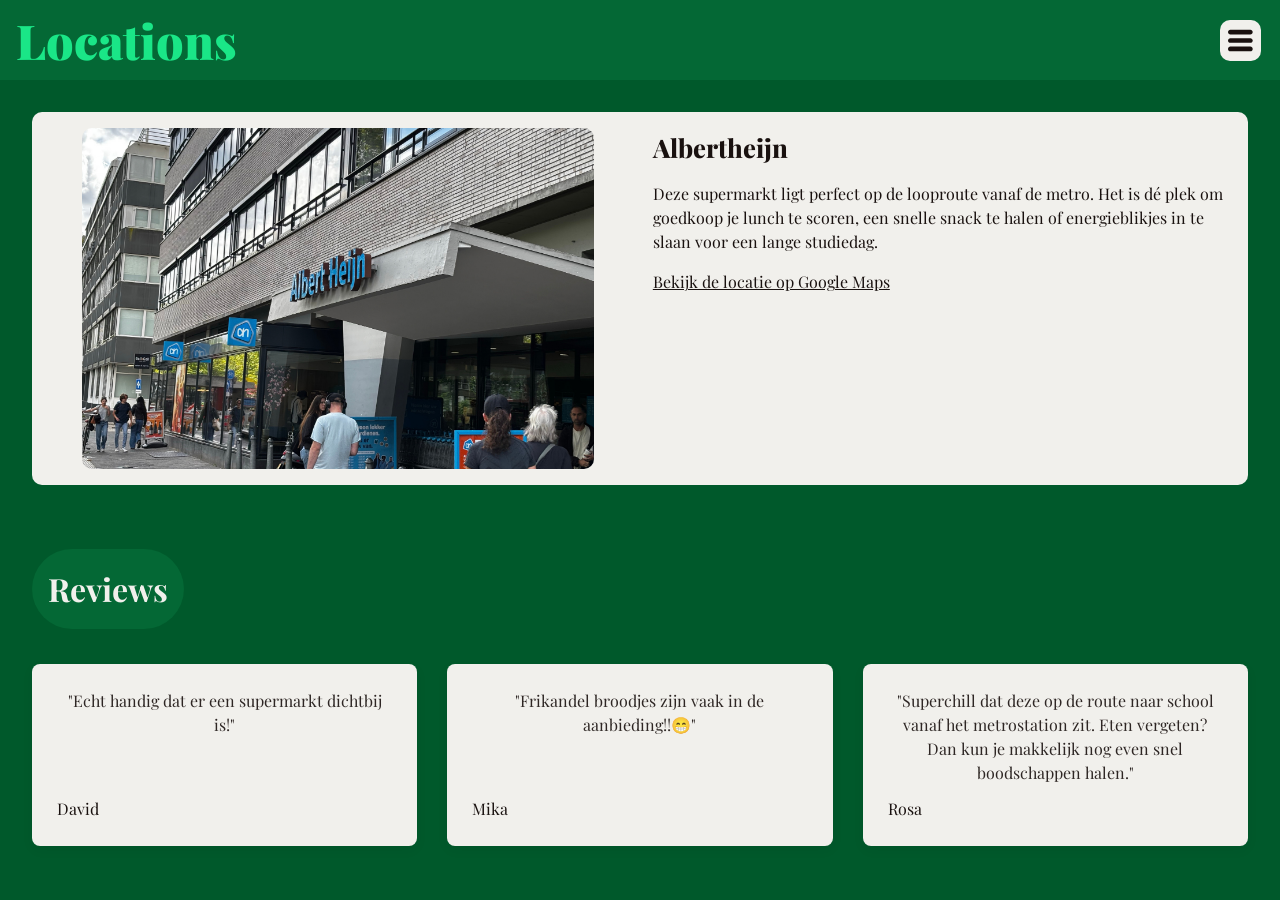
<file: ah-location.html>
<!DOCTYPE html>
<html lang="en">

<head>
    <meta charset="UTF-8">
    <meta name="viewport" content="width=device-width, initial-scale=1.0">
    <title>Albert Heijn</title>
    <link rel="stylesheet" href="styles/style.css">
    <link rel="stylesheet" href="styles/location-page.css">
    <link rel="stylesheet" href="styles/nav.css">
</head>

<body>

    <header>
        <h1 class="location-title-exception">Locations</h1>
        <!-- NAVIGATION -->
        <nav>
            <button popovertarget="navigation" aria-label="Toggle navigation menu">
                <img src="./assets/svg/nav-icon.svg" alt="Nav Icon" width="25" height="25">
            </button>
            <ul popover id="navigation">
                <li>
                    <a href="index.html">Home</a>
                </li>
                <li>
                    <a href="#profile-cards">Profile Cards</a>
                </li>
                <li>
                    <a href="#locations">Locations</a>
                </li>
            </ul>
        </nav>
        <!-- END NAVIGATION -->
    </header>

    <!-- HOOFDINHOUD (DE FIGMA LAYOUT) -->
    <main>

        <!-- BOVENSTE BLOK: HERO / FEATURE VAN DE LOCATIE -->
        <section class="top-section">

            <img class="locatie-afbeelding" src="assets/Albert Heijn .png" alt="Locatie afbeelding">

            <div class="tekst-blok">
                <h2>Albertheijn</h2>
                <p>Deze supermarkt ligt perfect op de looproute vanaf de metro. Het is dé plek om goedkoop je lunch te
                    scoren, een snelle snack te halen of energieblikjes in te slaan voor een lange studiedag.</p>
                <p>
                    <a href="https://www.google.com/maps/place/Albert+Heijn/@52.3556988,4.908161,17z/data=!3m2!4b1!5s0x47c6099b367b079f:0xce7f6eb2ef28efad!4m6!3m5!1s0x47c6099b37ab1919:0x817dfa59e26ea787!8m2!3d52.3556988!4d4.9107359!16s%2Fg%2F11b6d2cwdz?entry=ttu&g_ep=EgoyMDI2MDkxNC4wIKXMDSoASAFQAw%3D%3D"
                        target="_blank" rel="noopener noreferrer">
                        Bekijk de locatie op Google Maps
                    </a>
                </p>
            </div>

        </section>


        <!-- ONDERSTE BLOK: REVIEWS VOOR DEZE LOCATIE -->
        <section class="review-section">
            <div class="review-section-wrapper">
                <h2>Reviews</h2>
                <ul class="reviews-ul">
                    <!-- REVIEW KAART 1 -->
                    <li>

                        <cite>"Echt handig dat er een supermarkt dichtbij is!"</cite>
                        <p>David</p>
                    </li>

                    <!-- REVIEW KAART 2 -->
                    <li>

                        <cite>"Frikandel broodjes zijn vaak in de aanbieding!!😁"</cite>
                        <p>Mika</p>
                    </li>

                    <!-- REVIEW KAART 3 -->
                    <li>

                        <cite>"Superchill dat deze op de route naar school vanaf het metrostation zit. Eten vergeten?
                            Dan kun je makkelijk nog even snel boodschappen halen."</cite>
                        <p>Rosa</p>
                    </li>
                </ul>
            </div>
        </section>

    </main>

</body>

</html>
</file>
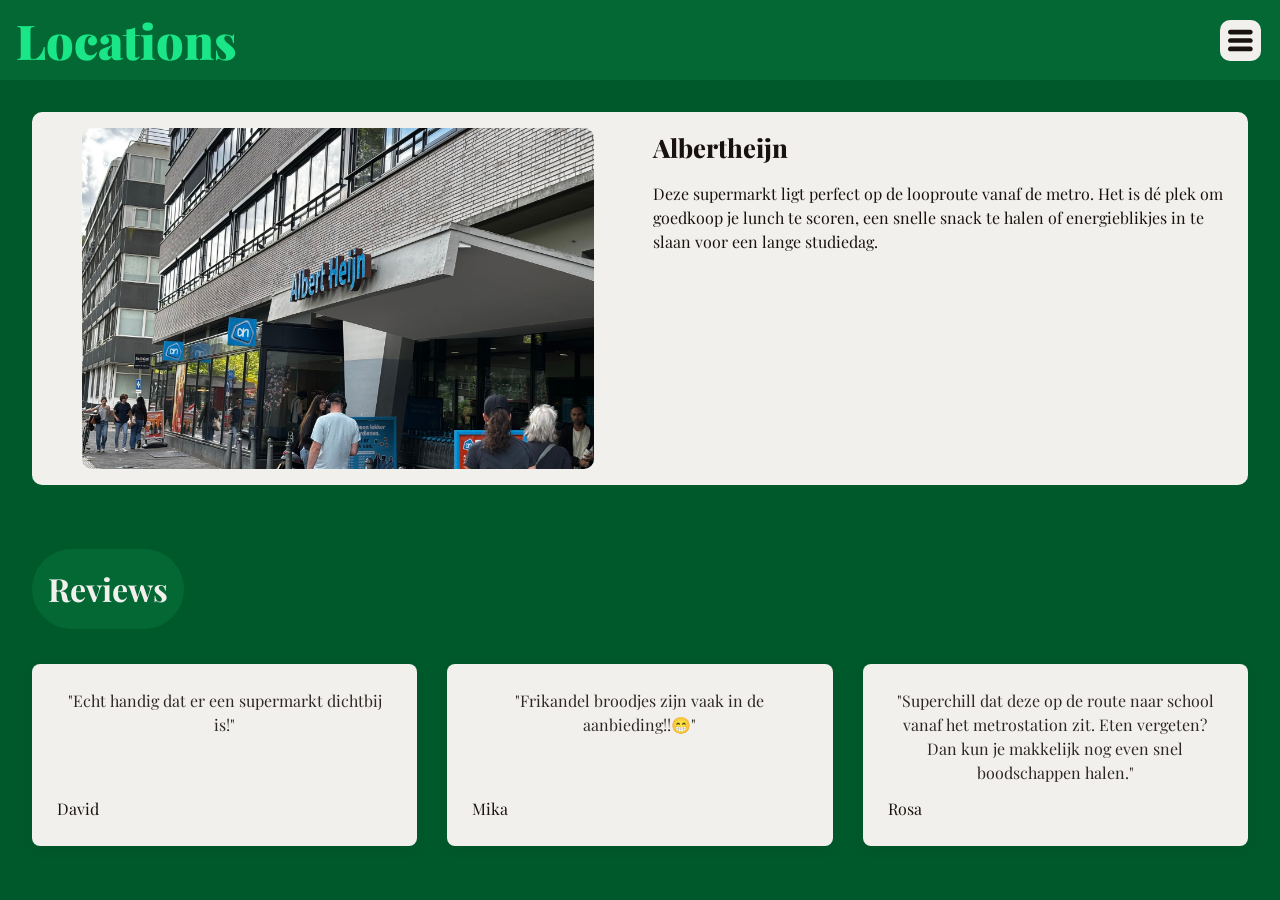
<file: albertheijn-location.html>
<!DOCTYPE html>
<html lang="en">
<head>
    <meta charset="UTF-8">
    <meta name="viewport" content="width=device-width, initial-scale=1.0">
    <title>Template Location</title>
    <link rel="stylesheet" href="styles/style.css">
    <link rel="stylesheet" href="styles/location-page.css">
    <link rel="stylesheet" href="styles/nav.css">
</head>
<body>

    <header>
        <h1 class="location-title-exception">Locations</h1>
        <!-- NAVIGATION -->
        <nav>
            <button popovertarget="navigation" aria-label="Toggle navigation menu">
                <img src="./assets/svg/nav-icon.svg" alt="Nav Icon" width="25" height="25">
            </button>
            <ul popover id="navigation">
                <li>
                    <a href="index.html">Home</a>
                </li>
                <li>
                    <a href="#profile-cards">Profile Cards</a>
                </li>
                <li>
                    <a href="#locations">Locations</a>
                </li>
            </ul>
        </nav>
        <!-- END NAVIGATION -->
    </header>

    <!-- HOOFDINHOUD (DE FIGMA LAYOUT) -->
    <main>

        <!-- BOVENSTE BLOK: HERO / FEATURE VAN DE LOCATIE -->
<section class="top-section">
    
    <img class="locatie-afbeelding" src="assets/Albert Heijn .png" alt="Locatie afbeelding">
    
    <div class="tekst-blok">
        <h2>Albertheijn</h2>
        <p>Deze supermarkt ligt perfect op de looproute vanaf de metro. Het is dé plek om goedkoop je lunch te scoren, een snelle snack te halen of energieblikjes in te slaan voor een lange studiedag.</p>
    </div>

</section>


        <!-- ONDERSTE BLOK: REVIEWS VOOR DEZE LOCATIE -->
        <section class="review-section">
            <div class="review-section-wrapper">
        <h2>Reviews</h2>
           <ul class="reviews-ul">
            <!-- REVIEW KAART 1 -->
            <li>

                <cite>"Echt handig dat er een supermarkt dichtbij is!"</cite>
                <p>David</p>
            </li>

            <!-- REVIEW KAART 2 -->
            <li>
                
                <cite>"Frikandel broodjes zijn vaak in de aanbieding!!😁"</cite>
                <p>Mika</p>
            </li>

            <!-- REVIEW KAART 3 -->
            <li>
               
                <cite>"Superchill dat deze op de route naar school vanaf het metrostation zit. Eten vergeten? Dan kun je makkelijk nog even snel boodschappen halen."</cite>
                <p>Rosa</p>
            </li>
           </ul>
           </div>
        </section>

    </main>

</body>
</html>
</file>
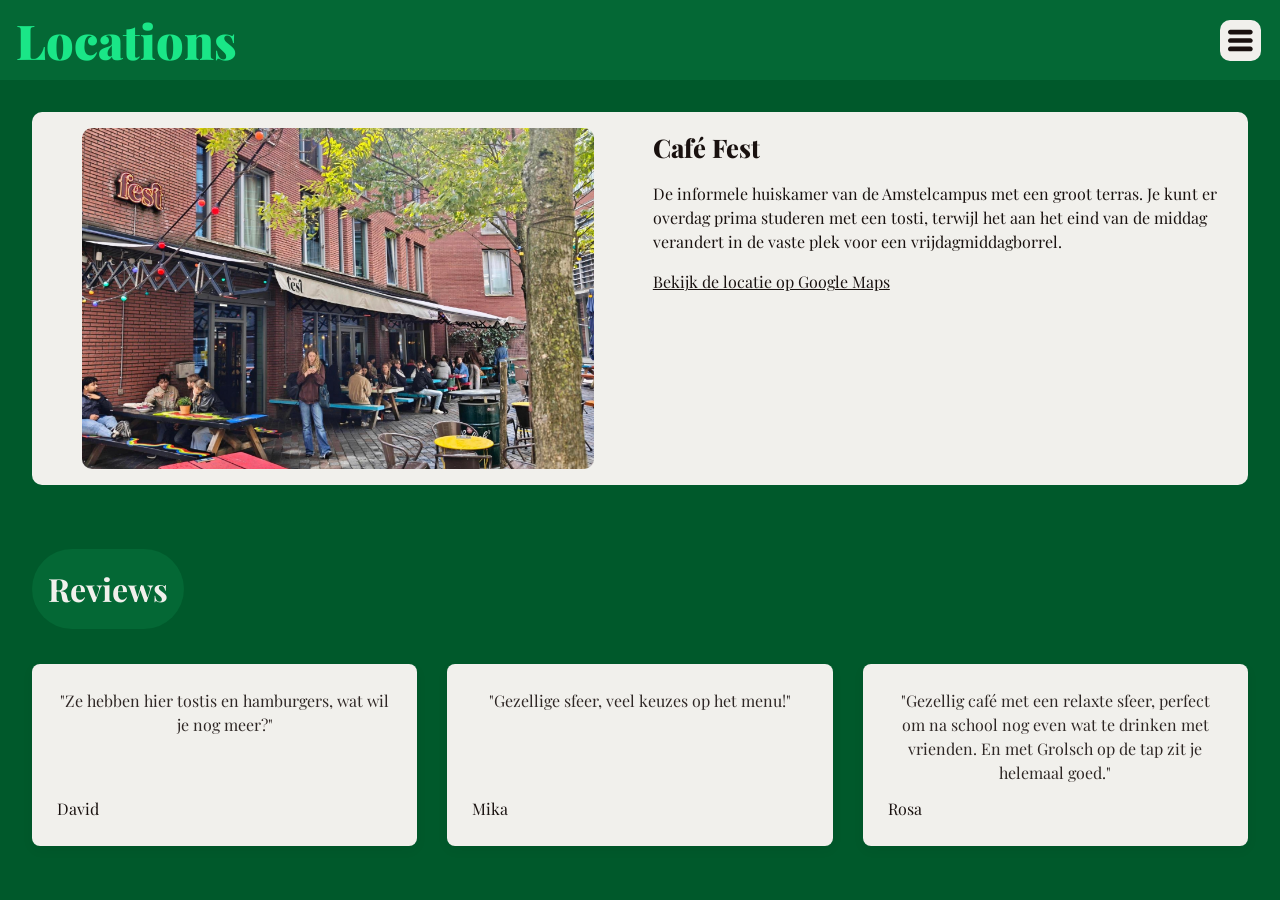
<file: cafefest-location.html>
<!DOCTYPE html>
<html lang="en">

<head>
    <meta charset="UTF-8">
    <meta name="viewport" content="width=device-width, initial-scale=1.0">
    <title>Café Fest</title>
    <link rel="stylesheet" href="styles/style.css">
    <link rel="stylesheet" href="styles/location-page.css">
    <link rel="stylesheet" href="styles/nav.css">
</head>

<body>

    <header>
        <h1 class="location-title-exception">Locations</h1>
        <!-- NAVIGATION -->
        <nav>
            <button popovertarget="navigation" aria-label="Toggle navigation menu">
                <img src="./assets/svg/nav-icon.svg" alt="Nav Icon" width="25" height="25">
            </button>
            <ul popover id="navigation">
                <li>
                    <a href="index.html">Home</a>
                </li>
                <li>
                    <a href="#profile-cards">Profile Cards</a>
                </li>
                <li>
                    <a href="#locations">Locations</a>
                </li>
            </ul>
        </nav>
        <!-- END NAVIGATION -->
    </header>

    <!-- HOOFDINHOUD (DE FIGMA LAYOUT) -->
    <main>

        <!-- BOVENSTE BLOK: HERO / FEATURE VAN DE LOCATIE -->
        <section class="top-section">

            <img class="locatie-afbeelding" src="assets/cafe-fest.png" alt="Locatie afbeelding">

            <div class="tekst-blok">
                <h2>Café Fest</h2>

                <p>De informele huiskamer van de Amstelcampus met een groot terras. Je kunt er overdag prima studeren
                    met een tosti, terwijl het aan het eind van de middag verandert in de vaste plek voor een
                    vrijdagmiddagborrel.</p>
                <p>
                    <a href="https://www.google.com/maps/place/Café+Fest/@52.3596343,4.9078852,17z/data=!3m1!4b1!4m6!3m5!1s0x47c6099bcde41c27:0x29d6a8e49428aef3!8m2!3d52.3596343!4d4.9104601!16s%2Fg%2F11bwy_y20n?entry=ttu&g_ep=EgoyMDI2MDkxNC4wIKXMDSoASAFQAw%3D%3D"
                        target="_blank" rel="noopener noreferrer">
                        Bekijk de locatie op Google Maps
                    </a>
                </p>
            </div>

        </section>


        <!-- ONDERSTE BLOK: REVIEWS VOOR DEZE LOCATIE -->
        <section class="review-section">
            <div class="review-section-wrapper">
                <h2>Reviews</h2>
                <ul class="reviews-ul">
                    <!-- REVIEW KAART 1 -->
                    <li>

                        <cite>"Ze hebben hier tostis en hamburgers, wat wil je nog meer?"</cite>
                        <p>David</p>
                    </li>

                    <!-- REVIEW KAART 2 -->
                    <li>

                        <cite>"Gezellige sfeer, veel keuzes op het menu!"</cite>
                        <p>Mika</p>
                    </li>

                    <!-- REVIEW KAART 3 -->
                    <li>

                        <cite>"Gezellig café met een relaxte sfeer, perfect om na school nog even wat te drinken met
                            vrienden. En met Grolsch op de tap zit je helemaal goed."</cite>
                        <p>Rosa</p>
                    </li>
                </ul>
            </div>
        </section>

    </main>

</body>

</html>
</file>
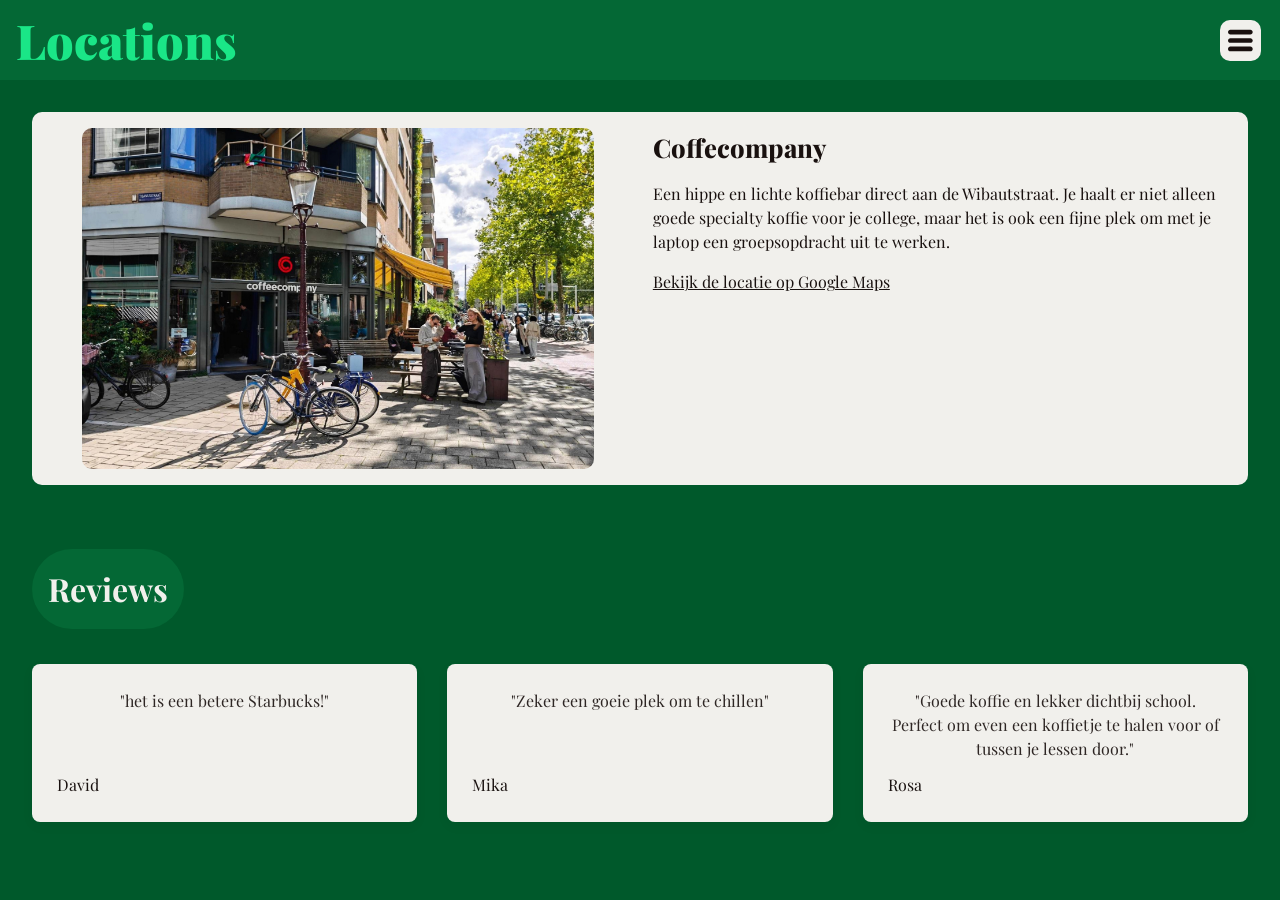
<file: coffecomp-location.html>
<!DOCTYPE html>
<html lang="en">

<head>
    <meta charset="UTF-8">
    <meta name="viewport" content="width=device-width, initial-scale=1.0">
    <title>Coffeecompany</title>
    <link rel="stylesheet" href="styles/style.css">
    <link rel="stylesheet" href="styles/location-page.css">
    <link rel="stylesheet" href="styles/nav.css">
</head>

<body>

    <header>
        <h1 class="location-title-exception">Locations</h1>
        <!-- NAVIGATION -->
        <nav>
            <button popovertarget="navigation" aria-label="Toggle navigation menu">
                <img src="./assets/svg/nav-icon.svg" alt="Nav Icon" width="25" height="25">
            </button>
            <ul popover id="navigation">
                <li>
                    <a href="index.html">Home</a>
                </li>
                <li>
                    <a href="#profile-cards">Profile Cards</a>
                </li>
                <li>
                    <a href="#locations">Locations</a>
                </li>
            </ul>
        </nav>
        <!-- END NAVIGATION -->
    </header>

    <!-- HOOFDINHOUD (DE FIGMA LAYOUT) -->
    <main>

        <!-- BOVENSTE BLOK: HERO / FEATURE VAN DE LOCATIE -->
        <section class="top-section">

            <img class="locatie-afbeelding" src="assets/Coffeecompany.png" alt="Locatie afbeelding">

            <div class="tekst-blok">
                <h2>Coffecompany</h2>
                <p>Een hippe en lichte koffiebar direct aan de Wibautstraat. Je haalt er niet alleen goede specialty
                    koffie voor je college, maar het is ook een fijne plek om met je laptop een groepsopdracht uit te
                    werken.</p>
                <p>
                    <a href="https://www.google.com/maps/place/coffeecompany/@52.3580213,4.9077575,17z/data=!3m2!4b1!5s0x47c6099b9e155bc3:0xe13915fec37d0477!4m6!3m5!1s0x47c6099baa027989:0x53b9d46f6e9fb26c!8m2!3d52.3580213!4d4.9103324!16s%2Fg%2F11b5wmjtmj?entry=ttu&g_ep=EgoyMDI2MDkxNC4wIKXMDSoASAFQAw%3D%3D"
                        target="_blank" rel="noopener noreferrer">
                        Bekijk de locatie op Google Maps
                    </a>
                </p>
            </div>

        </section>


        <!-- ONDERSTE BLOK: REVIEWS VOOR DEZE LOCATIE -->
        <section class="review-section">
            <div class="review-section-wrapper">
                <h2>Reviews</h2>
                <ul class="reviews-ul">
                    <!-- REVIEW KAART 1 -->
                    <li>

                        <cite>"het is een betere Starbucks!"</cite>
                        <p>David</p>
                    </li>

                    <!-- REVIEW KAART 2 -->
                    <li>

                        <cite>"Zeker een goeie plek om te chillen"</cite>
                        <p>Mika</p>
                    </li>

                    <!-- REVIEW KAART 3 -->
                    <li>

                        <cite>"Goede koffie en lekker dichtbij school. Perfect om even een koffietje te halen voor of
                            tussen je lessen door."</cite>
                        <p>Rosa</p>
                    </li>
                </ul>
            </div>
        </section>

    </main>

</body>

</html>
</file>
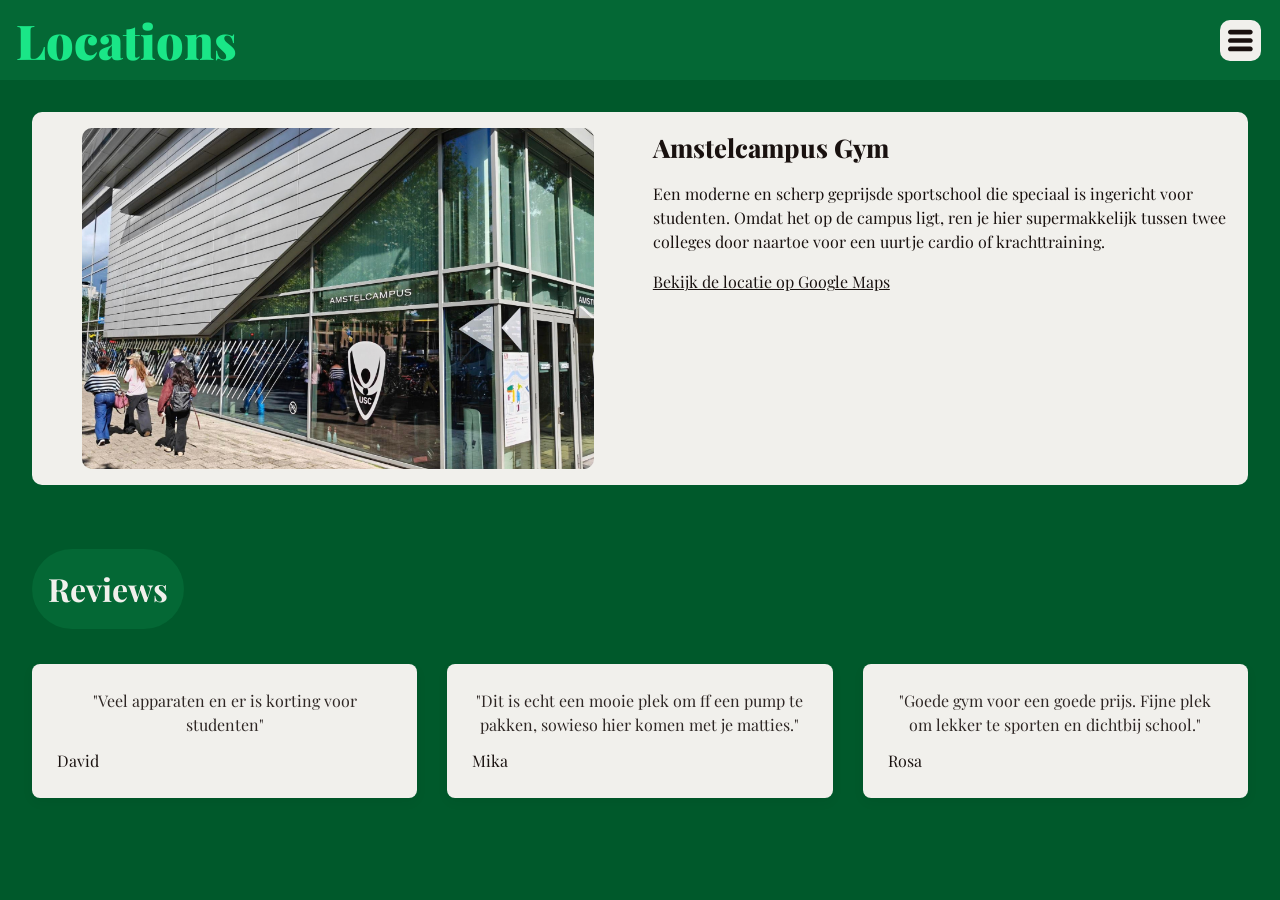
<file: gym-location.html>
<!DOCTYPE html>
<html lang="en">

<head>
    <meta charset="UTF-8">
    <meta name="viewport" content="width=device-width, initial-scale=1.0">
    <title>Student gym</title>
    <link rel="stylesheet" href="styles/style.css">
    <link rel="stylesheet" href="styles/location-page.css">
    <link rel="stylesheet" href="styles/nav.css">
</head>

<body>

    <header>
        <h1 class="location-title-exception">Locations</h1>
        <!-- NAVIGATION -->
        <nav>
            <button popovertarget="navigation" aria-label="Toggle navigation menu">
                <img src="./assets/svg/nav-icon.svg" alt="Nav Icon" width="25" height="25">
            </button>
            <ul popover id="navigation">
                <li>
                    <a href="index.html">Home</a>
                </li>
                <li>
                    <a href="#profile-cards">Profile Cards</a>
                </li>
                <li>
                    <a href="#locations">Locations</a>
                </li>
            </ul>
        </nav>
        <!-- END NAVIGATION -->
    </header>

    <!-- HOOFDINHOUD (DE FIGMA LAYOUT) -->
    <main>

        <!-- BOVENSTE BLOK: HERO / FEATURE VAN DE LOCATIE -->
        <section class="top-section">

            <img class="locatie-afbeelding" src="assets/Student gym.png" alt="Locatie afbeelding">

            <div class="tekst-blok">
                <h2>Amstelcampus Gym</h2>
                <p>Een moderne en scherp geprijsde sportschool die speciaal is ingericht voor studenten. Omdat het op de
                    campus ligt, ren je hier supermakkelijk tussen twee colleges door naartoe voor een uurtje cardio of
                    krachttraining.</p>
                <p>
                    <a href="https://www.google.com/maps/place/USC+Amstelcampus+student+gym/@52.3584636,4.9074567,16z/data=!3m1!4b1!4m6!3m5!1s0x47c6099c0bb3010f:0x1eeb60e6d8124c6d!8m2!3d52.3584636!4d4.9100316!16s%2Fg%2F1ptyqzp47?entry=ttu&g_ep=EgoyMDI2MDkxNC4wIKXMDSoASAFQAw%3D%3D"
                        target="_blank" rel="noopener noreferrer">
                        Bekijk de locatie op Google Maps
                    </a>
                </p>
            </div>

        </section>


        <!-- ONDERSTE BLOK: REVIEWS VOOR DEZE LOCATIE -->
        <section class="review-section">
            <div class="review-section-wrapper">
                <h2>Reviews</h2>
                <ul class="reviews-ul">
                    <!-- REVIEW KAART 1 -->
                    <li>

                        <cite>"Veel apparaten en er is korting voor studenten"</cite>
                        <p>David</p>
                    </li>

                    <!-- REVIEW KAART 2 -->
                    <li>

                        <cite>"Dit is echt een mooie plek om ff een pump te pakken, sowieso hier komen met je
                            matties."</cite>
                        <p>Mika</p>
                    </li>

                    <!-- REVIEW KAART 3 -->
                    <li>

                        <cite>"Goede gym voor een goede prijs. Fijne plek om lekker te sporten en dichtbij
                            school."</cite>
                        <p>Rosa</p>
                    </li>
                </ul>
            </div>
        </section>

    </main>

</body>

</html>
</file>
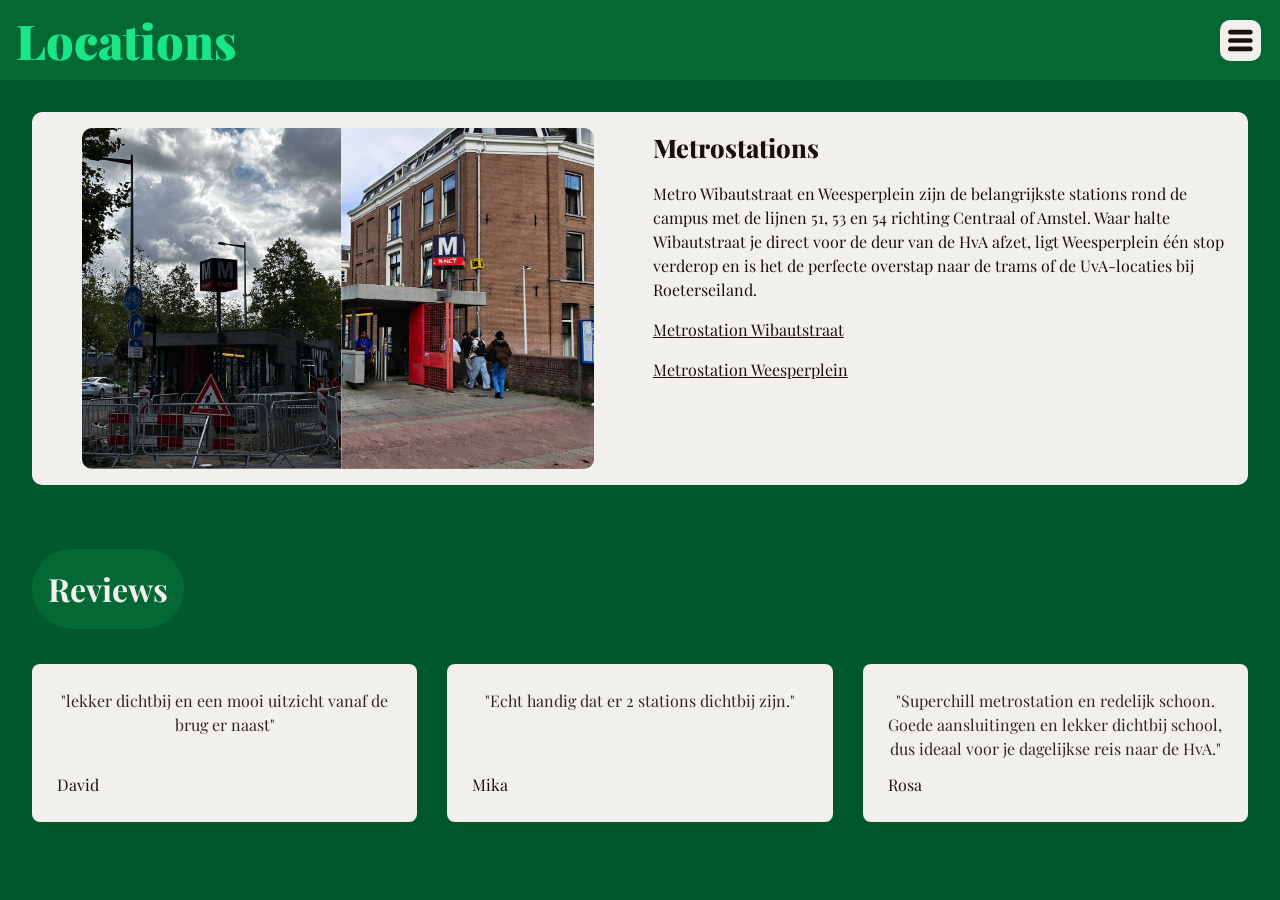
<file: metro-location.html>
<!DOCTYPE html>
<html lang="en">

<head>
    <meta charset="UTF-8">
    <meta name="viewport" content="width=device-width, initial-scale=1.0">
    <title>Metro stations</title>
    <link rel="stylesheet" href="styles/style.css">
    <link rel="stylesheet" href="styles/location-page.css">
    <link rel="stylesheet" href="styles/nav.css">
</head>

<body>

    <header>
        <h1 class="location-title-exception">Locations</h1>
        <!-- NAVIGATION -->
        <nav>
            <button popovertarget="navigation" aria-label="Toggle navigation menu">
                <img src="./assets/svg/nav-icon.svg" alt="Nav Icon" width="25" height="25">
            </button>
            <ul popover id="navigation">
                <li>
                    <a href="index.html">Home</a>
                </li>
                <li>
                    <a href="#profile-cards">Profile Cards</a>
                </li>
                <li>
                    <a href="#locations">Locations</a>
                </li>
            </ul>
        </nav>
        <!-- END NAVIGATION -->
    </header>

    <!-- HOOFDINHOUD (DE FIGMA LAYOUT) -->
    <main>

        <!-- BOVENSTE BLOK: HERO / FEATURE VAN DE LOCATIE -->
        <section class="top-section">

            <img class="locatie-afbeelding" src="assets/Metro stations.png" alt="Locatie afbeelding">

            <div class="tekst-blok">
                <h2>Metrostations</h2>
                <p>Metro Wibautstraat en Weesperplein zijn de belangrijkste stations rond de campus met de lijnen 51, 53
                    en 54 richting Centraal of Amstel. Waar halte Wibautstraat je direct voor de deur van de HvA afzet,
                    ligt Weesperplein één stop verderop en is het de perfecte overstap naar de trams of de UvA-locaties
                    bij Roeterseiland.</p>
                <p>
                    <a href="https://www.google.com/maps/place/Wibautstraat/@52.3559873,4.9109327,16.54z/data=!4m6!3m5!1s0x47c6099b4962f497:0x88a14879591abe9e!8m2!3d52.3556203!4d4.9110981!16s%2Fg%2F1hm603jnm?entry=ttu&g_ep=EgoyMDI2MDkxNC4wIKXMDSoASAFQAw%3D%3D"
                        target="_blank" rel="noopener noreferrer">
                        Metrostation Wibautstraat
                    </a>
                </p>
                <p>
                    <a href="https://www.google.com/maps/place/Weesperplein/@52.3607142,4.908086,18z/data=!4m6!3m5!1s0x47c60999f0d8d95d:0x85d4b139f5f8357a!8m2!3d52.36121!4d4.90795!16s%2Fg%2F1hm1y1hp4?entry=ttu&g_ep=EgoyMDI2MDkxNC4wIKXMDSoASAFQAw%3D%3D"
                        target="_blank" rel="noopener noreferrer">
                        Metrostation Weesperplein
                    </a>
                </p>
            </div>

        </section>


        <!-- ONDERSTE BLOK: REVIEWS VOOR DEZE LOCATIE -->
        <section class="review-section">
            <div class="review-section-wrapper">
                <h2>Reviews</h2>
                <ul class="reviews-ul">
                    <!-- REVIEW KAART 1 -->
                    <li>

                        <cite>"lekker dichtbij en een mooi uitzicht vanaf de brug er naast"</cite>
                        <p>David</p>
                    </li>

                    <!-- REVIEW KAART 2 -->
                    <li>

                        <cite>"Echt handig dat er 2 stations dichtbij zijn."</cite>
                        <p>Mika</p>
                    </li>

                    <!-- REVIEW KAART 3 -->
                    <li>

                        <cite>"Superchill metrostation en redelijk schoon. Goede aansluitingen en lekker dichtbij
                            school, dus ideaal voor je dagelijkse reis naar de HvA."</cite>
                        <p>Rosa</p>
                    </li>
                </ul>
            </div>
        </section>

    </main>

</body>

</html>
</file>
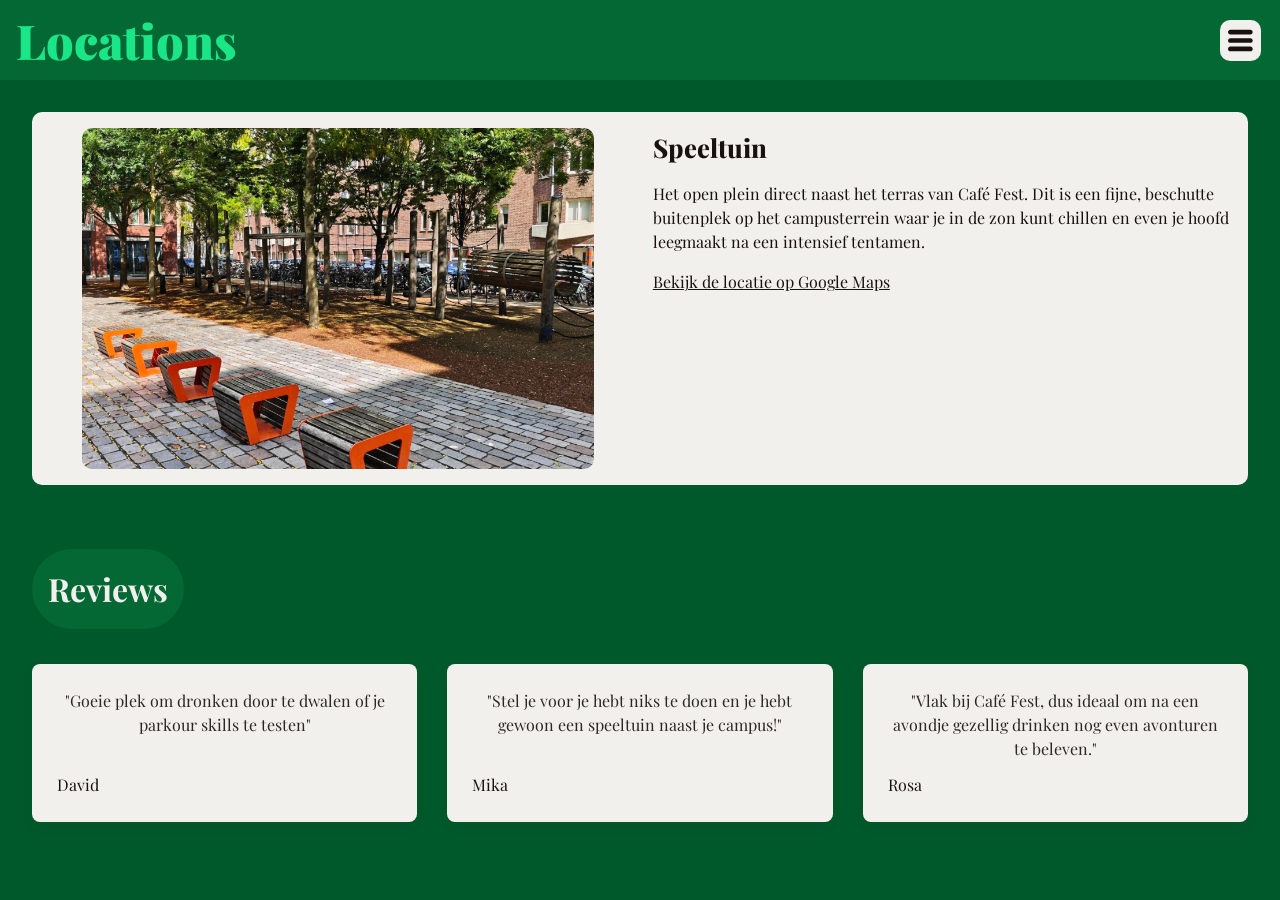
<file: speeltuin-location.html>
<!DOCTYPE html>
<html lang="en">

<head>
    <meta charset="UTF-8">
    <meta name="viewport" content="width=device-width, initial-scale=1.0">
    <title>Speeltuin</title>
    <link rel="stylesheet" href="styles/style.css">
    <link rel="stylesheet" href="styles/location-page.css">
    <link rel="stylesheet" href="styles/nav.css">
</head>

<body>

    <header>
        <h1 class="location-title-exception">Locations</h1>
        <!-- NAVIGATION -->
        <nav>
            <button popovertarget="navigation" aria-label="Toggle navigation menu">
                <img src="./assets/svg/nav-icon.svg" alt="Nav Icon" width="25" height="25">
            </button>
            <ul popover id="navigation">
                <li>
                    <a href="index.html">Home</a>
                </li>
                <li>
                    <a href="#profile-cards">Profile Cards</a>
                </li>
                <li>
                    <a href="#locations">Locations</a>
                </li>
            </ul>
        </nav>
        <!-- END NAVIGATION -->
    </header>

    <!-- HOOFDINHOUD (DE FIGMA LAYOUT) -->
    <main>

        <!-- BOVENSTE BLOK: HERO / FEATURE VAN DE LOCATIE -->
        <section class="top-section">

            <img class="locatie-afbeelding" src="assets/Speeltuintje.png" alt="Locatie afbeelding">

            <div class="tekst-blok">
                <h2>Speeltuin</h2>
                <p>Het open plein direct naast het terras van Café Fest. Dit is een fijne, beschutte buitenplek op het
                    campusterrein waar je in de zon kunt chillen en even je hoofd leegmaakt na een intensief tentamen.
                </p>
                <p>
                    <a href="https://www.google.com/maps/@52.3593042,4.9101542,19.35z?entry=ttu&g_ep=EgoyMDI2MDkxNC4wIKXMDSoASAFQAw%3D%3D"
                        target="_blank" rel="noopener noreferrer">
                        Bekijk de locatie op Google Maps
                    </a>
                </p>
            </div>

        </section>


        <!-- ONDERSTE BLOK: REVIEWS VOOR DEZE LOCATIE -->
        <section class="review-section">
            <div class="review-section-wrapper">
                <h2>Reviews</h2>
                <ul class="reviews-ul">
                    <!-- REVIEW KAART 1 -->
                    <li>

                        <cite>"Goeie plek om dronken door te dwalen of je parkour skills te testen"</cite>
                        <p>David</p>
                    </li>

                    <!-- REVIEW KAART 2 -->
                    <li>

                        <cite>"Stel je voor je hebt niks te doen en je hebt gewoon een speeltuin naast je
                            campus!"</cite>
                        <p>Mika</p>
                    </li>

                    <!-- REVIEW KAART 3 -->
                    <li>

                        <cite>"Vlak bij Café Fest, dus ideaal om na een avondje gezellig drinken nog even avonturen te
                            beleven."</cite>
                        <p>Rosa</p>
                    </li>
                </ul>
            </div>
        </section>

    </main>

</body>

</html>
</file>
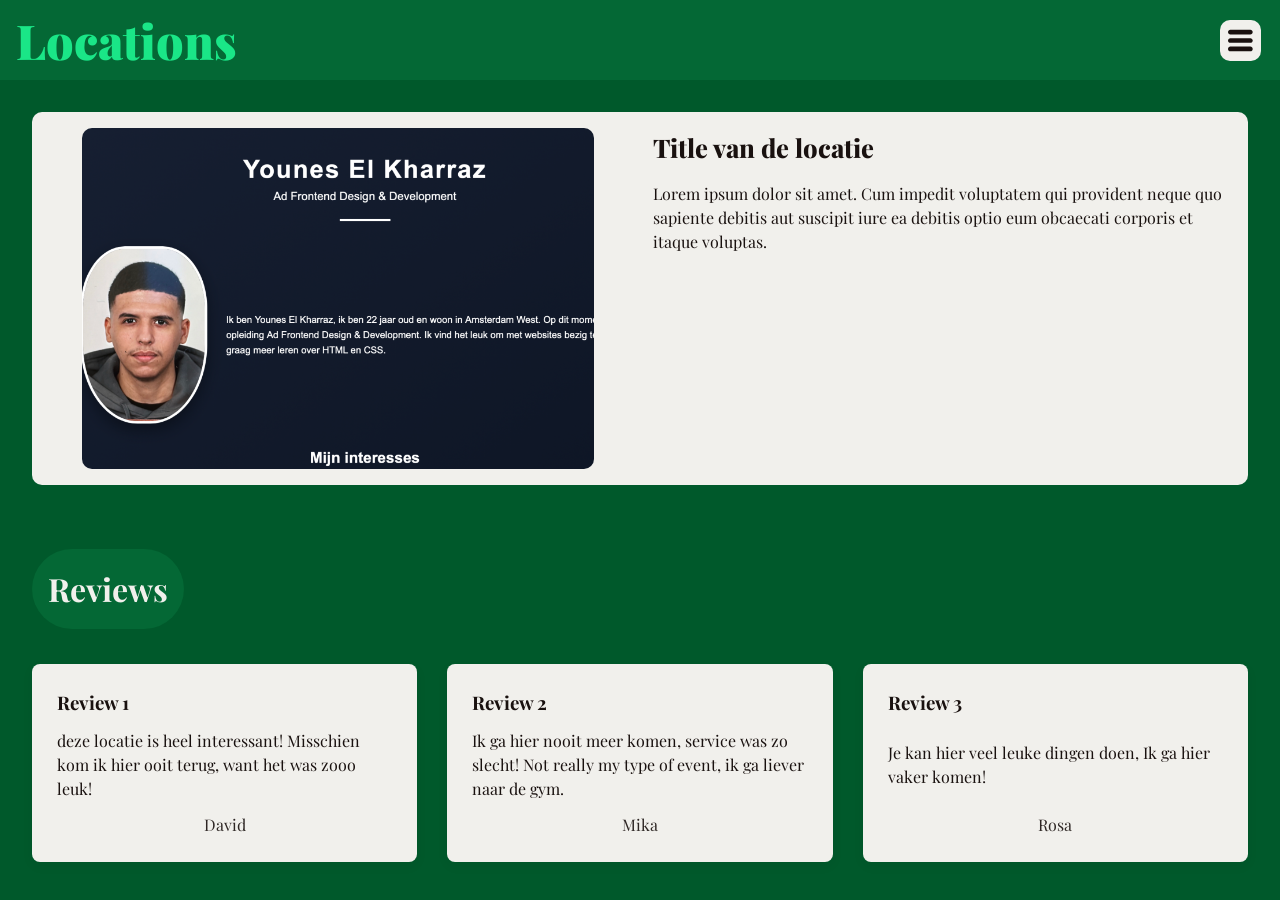
<file: template-location.html>
<!DOCTYPE html>
<html lang="en">

<head>
    <meta charset="UTF-8">
    <meta name="viewport" content="width=device-width, initial-scale=1.0">
    <title>Template Location</title>
    <link rel="stylesheet" href="styles/style.css">
    <link rel="stylesheet" href="styles/location-page.css">
    <link rel="stylesheet" href="styles/nav.css">
</head>

<body>

    <header>
        <h1 class="location-title-exception">Locations</h1>
        <!-- NAVIGATION -->
        <nav>
            <button popovertarget="navigation" aria-label="Toggle navigation menu">
                <img src="./assets/svg/nav-icon.svg" alt="Nav Icon" width="25" height="25">
            </button>
            <ul popover id="navigation">
                <li>
                    <a href="index.html">Home</a>
                </li>
                <li>
                    <a href="#profile-cards">Profile Cards</a>
                </li>
                <li>
                    <a href="#locations">Locations</a>
                </li>
            </ul>
        </nav>
        <!-- END NAVIGATION -->
    </header>

    <!-- HOOFDINHOUD (DE FIGMA LAYOUT) -->
    <main>

        <!-- BOVENSTE BLOK: HERO / FEATURE VAN DE LOCATIE -->
<section class="top-section">
    
    <img class="locatie-afbeelding" src="assets/Younes.png" alt="Locatie afbeelding">
    
    <div class="tekst-blok">
        <h2>Title van de locatie</h2>
        <p>Lorem ipsum dolor sit amet. Cum impedit voluptatem qui provident neque quo sapiente debitis aut suscipit iure ea debitis optio eum obcaecati corporis et itaque voluptas.</p>
    </div>

</section>


        <!-- ONDERSTE BLOK: REVIEWS VOOR DEZE LOCATIE -->
        <section class="review-section">
            <div class="review-section-wrapper">
        <h2>Reviews</h2>
           <ul class="reviews-ul">
            <!-- REVIEW KAART 1 -->
            <li>
                <h3>Review 1</h3>
                <p>deze locatie is heel interessant! Misschien kom ik hier ooit terug, want het was zooo leuk!</p>
                <cite>David</cite>
            </li>

            <!-- REVIEW KAART 2 -->
            <li>
                <h3>Review 2</h3>
                <p>Ik ga hier nooit meer komen, service was zo slecht! Not really my type of event, ik ga liever naar de gym.</p>
                <cite>Mika</cite>
            </li>

            <!-- REVIEW KAART 3 -->
            <li>
                <h3>Review 3</h3>
                <p>Je kan hier veel leuke dingen doen, Ik ga hier vaker komen!</p>
                <cite>Rosa</cite>
            </li>
           </ul>
           </div>
        </section>

    </main>

</body>

</html>
</file>
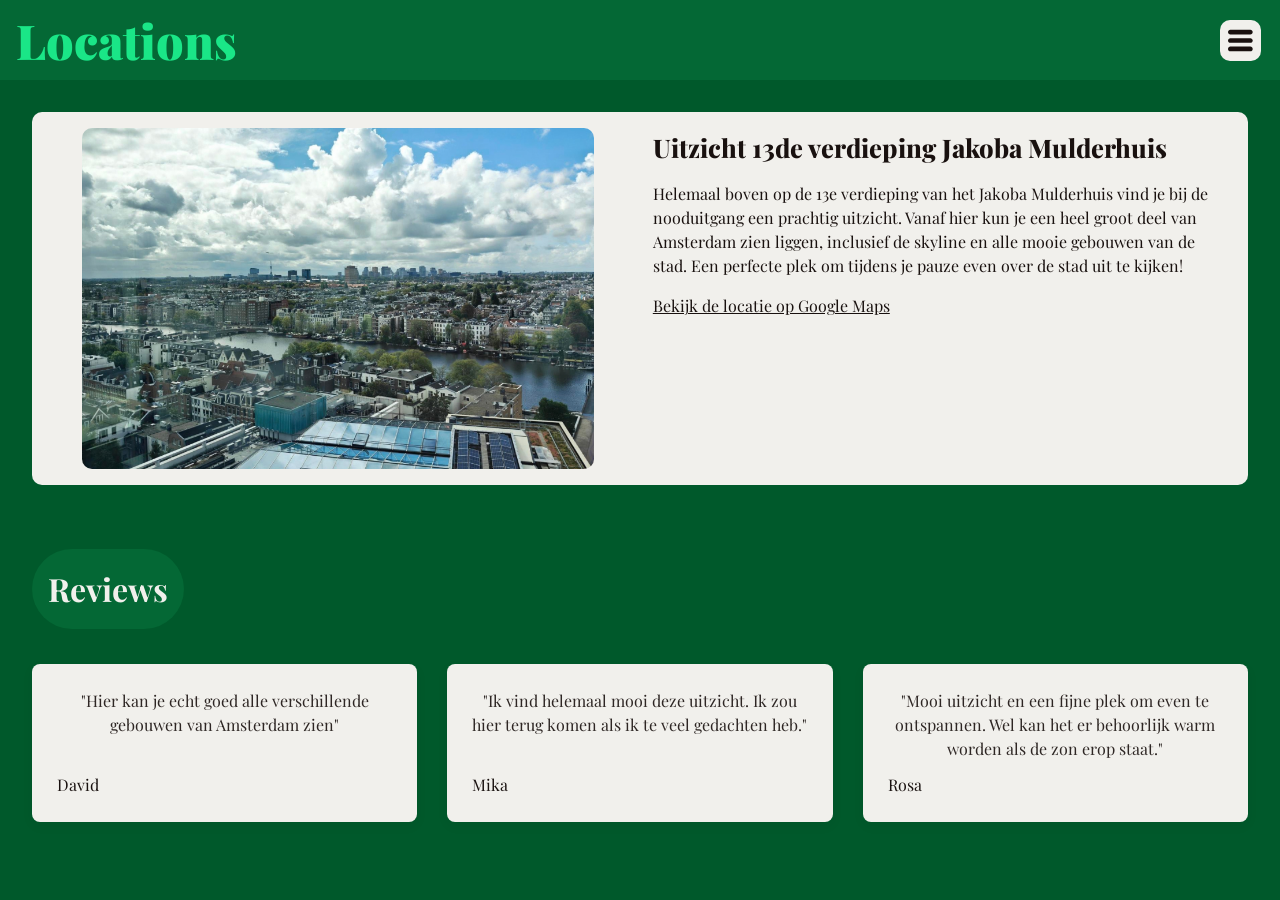
<file: uitzicht-location.html>
<!DOCTYPE html>
<html lang="en">

<head>
    <meta charset="UTF-8">
    <meta name="viewport" content="width=device-width, initial-scale=1.0">
    <title>Uitzicht punt</title>
    <link rel="stylesheet" href="styles/style.css">
    <link rel="stylesheet" href="styles/location-page.css">
    <link rel="stylesheet" href="styles/nav.css">
</head>

<body>

    <header>
        <h1 class="location-title-exception">Locations</h1>
        <!-- NAVIGATION -->
        <nav>
            <button popovertarget="navigation" aria-label="Toggle navigation menu">
                <img src="./assets/svg/nav-icon.svg" alt="Nav Icon" width="25" height="25">
            </button>
            <ul popover id="navigation">
                <li>
                    <a href="index.html">Home</a>
                </li>
                <li>
                    <a href="#profile-cards">Profile Cards</a>
                </li>
                <li>
                    <a href="#locations">Locations</a>
                </li>
            </ul>
        </nav>
        <!-- END NAVIGATION -->
    </header>

    <!-- HOOFDINHOUD (DE FIGMA LAYOUT) -->
    <main>

        <!-- BOVENSTE BLOK: HERO / FEATURE VAN DE LOCATIE -->
        <section class="top-section">

            <img class="locatie-afbeelding" src="assets/Uitzicht punt.png" alt="Locatie afbeelding" width="1772"
                height="1181">

            <div class="tekst-blok">
                <h2>Uitzicht 13de verdieping Jakoba Mulderhuis</h2>

                <p>
                    Helemaal boven op de 13e verdieping van het Jakoba Mulderhuis vind je bij de nooduitgang een
                    prachtig uitzicht. Vanaf hier kun je een heel groot deel van Amsterdam zien liggen, inclusief de
                    skyline en alle mooie gebouwen van de stad. Een perfecte plek om tijdens je pauze even over de stad
                    uit te kijken!
                </p>

                <p>
                    <a href="https://www.google.com/maps/place/HvA+Jakoba+Mulderhuis+(JMH)/@52.3597323,4.9057407,17z/data=!3m1!4b1!4m6!3m5!1s0x47c6099a46c34d43:0x86fc010ec8d158d0!8m2!3d52.3597323!4d4.9083156!16s%2Fg%2F11btrqv_sp?entry=ttu&g_ep=EgoyMDI2MDkxNC4wIKXMDSoASAFQAw%3D%3D"
                        target="_blank" rel="noopener noreferrer">
                        Bekijk de locatie op Google Maps
                    </a>
                </p>
            </div>

        </section>


        <!-- ONDERSTE BLOK: REVIEWS VOOR DEZE LOCATIE -->
        <section class="review-section">
            <div class="review-section-wrapper">
                <h2>Reviews</h2>
                <ul class="reviews-ul">
                    <!-- REVIEW KAART 1 -->
                    <li>

                        <cite>"Hier kan je echt goed alle verschillende gebouwen van Amsterdam zien"</cite>
                        <p>David</p>
                    </li>

                    <!-- REVIEW KAART 2 -->
                    <li>

                        <cite>"Ik vind helemaal mooi deze uitzicht. Ik zou hier terug komen als ik te veel gedachten
                            heb."</cite>
                        <p>Mika</p>
                    </li>

                    <!-- REVIEW KAART 3 -->
                    <li>

                        <cite>"Mooi uitzicht en een fijne plek om even te ontspannen. Wel kan het er behoorlijk warm
                            worden als de zon erop staat."</cite>
                        <p>Rosa</p>
                    </li>
                </ul>
            </div>
        </section>

    </main>

</body>

</html>
</file>
<file: styles/style.css>
/* ==================================================
   CSS VARIABLES
   Globale waarden die door de hele website
   gebruikt kunnen worden.
   ================================================== */
@import url('https://fonts.googleapis.com/css2?family=Playfair+Display:wght@400;500;600;700&display=swap');
@import url('https://fonts.googleapis.com/css2?family=Comic+Relief:wght@400;700&display=swap');

:root {
   /* TYPOGRAPHY */
   --FONT_FAMILY: 'Playfair Display', sans-serif;
   --FONT_FAMILY_ARROW_ICONS: "Comic Relief", sans-serif;
   --FONT_TITLE: 'Playfair Display', serif;
   --FONT_SIZE: 1rem;
   --FONT_SIZE_H1: 6rem;
   --FONT_SIZE_H2: 2rem;
   --FONT_SIZE_H3: 2rem;
   --LINE_HEIGHT: 1.5;

   /* COLORS */
   --COLOR_MAIN: #00592B;
   --COLOR_SECONDARY: #046835;
   --COLOR_ACCENT: #F47FE0;
   --COLOR_TITLE: #1AE687;
   --COLOR_WHITE: #F1F0EC;
   --COLOR_BLACK: #19110F;


   /* SPACING */
   --SPACING_SMALL: 0.5rem;
   --SPACING_MEDIUM: 1rem;
   --SPACING_LARGE: 2rem;

   /* BORDERS */
   --BORDER_RADIUS: 10px;
   --BORDER_WITDH: 1px;

   /* HEADER */
   --HEADER_HEIGHT: 5rem;

   /* HERO */
   --HERO_HEIGHT: 800px;

   /* PROFILE CARDS SECTION */
   --PROFILE_CARD_SECTION_HEIGHT: 600px;
   --PROFILE_CARD_ACTIVE_SCALE: 1.1;
   --PROFILE_CARD_ACTIVE_SCALE_MOBILE: 1;
   --PROFILE_CARD_GRID_MIN_WIDTH: 250px;

   /* ARROW BUTTONS */
   --ARROW_BUTTON_SCALE: 10rem;

   /* PROFILE CARD VIEWING MODE BUTTONS */
   --VIEWING_MODE_BUTTONS_SIZE: 80px;

   /* BREAKPOINTS */
   --BREAKPOINT_MOBILE: 40rem;

}


/* ==================================================
   STYLE RESET
   Standaard browserstijlen worden gereset zodat
   we vanuit een consistente basis kunnen werken.
   ================================================== */

/*
   Box-sizing zorgt ervoor dat padding en border
   worden meegerekend in de totale breedte en
   hoogte van een element.
*/
*,
*::before,
*::after {
   box-sizing: border-box;
}


/*
   Standaard margin en padding worden verwijderd.
*/
* {
   margin: 0;
   padding: 0;
}


/*
   De body gebruikt het standaard lettertype,
   de standaard tekstgrootte en regelafstand
   van de website.
*/
body {
   background-color: var(--COLOR_MAIN);
   color: var(--COLOR_BLACK);
   font-family: var(--FONT_FAMILY);
   font-size: var(--FONT_SIZE);
   line-height: var(--LINE_HEIGHT);
}


/*
   De standaard bolletjes en nummers van lijsten
   worden verwijderd.
*/

ol,
ul {
   list-style: none;
}


/*
   Afbeeldingen worden als block-element weergegeven
   en kunnen niet groter worden dan hun container.
*/
img {
   display: block;
   max-width: 100%;
}


/*
   Links nemen standaard de kleur over van hun
   omliggende element.
*/
a {
   color: inherit;
   text-decoration: none;
}


/*
   Buttons gebruiken hetzelfde lettertype als
   de rest van de website.
*/
button {
   font: inherit;
}

/* TITLES */

h1,
h2,
h3 {
   font-family: var(--FONT_TITLE);
   font-weight: 700;
   color: var(--COLOR_WHITE);
}

h3 {
   color: var(--COLOR_BLACK);
}

h2 {
   background-color: var(--COLOR_SECONDARY);
   padding: var(--SPACING_MEDIUM);
   font-size: var(--FONT_SIZE_H2);
   border-radius: 9999px;
   width: min-content;
   white-space: nowrap;
   margin: var(--SPACING_MEDIUM);
}
</file>
<file: styles/location-page.css>
.top-section {
    display: flex;
    flex-direction: column;
    /* Dit zet de afbeelding BOVEN de tekst op mobiel */
    padding: var(--SPACING_LARGE);
    align-items: center;
    background-color: var(--COLOR_WHITE);
    border-radius: var(--BORDER_RADIUS);
    margin: var(--SPACING_LARGE);
}

/* De grote afbeelding aan de linkerkant */
.locatie-afbeelding {
    max-width: 40vw;
    height: auto;
    display: block;
    border-radius: var(--BORDER_RADIUS);
    justify-self: center;
    align-self: center;
}

/* De naam van de locatie (Groot, dik en paars/roze contrast) */
.tekst-blok h2 {
    font-size: min(2rem, 3vw);
    font-weight: 800;
    background-color: unset;
    color: var(--COLOR_BLACK);
    padding: 0;
    margin: 0 0 var(--SPACING_MEDIUM) 0;
}

.tekst-blok p {
    font-size: min(1rem, 2vw);
    margin: 0;
}

@media (max-width: 40rem) {
    .tekst-blok {
        width: 100%;
    }

    .tekst-blok h2 {
        font-size: 1.5rem;
        white-space: normal;
        overflow-wrap: break-word;
    }

    .tekst-blok p {
        font-size: 1.1rem;
        line-height: 1.5;
        overflow-wrap: break-word;
    }
}

/* Witruimte tussen de beschrijving en de link */

.tekst-blok p+p {
    margin-top: var(--SPACING_MEDIUM);
}

/* De lichtblauwe balk onderaan over de hele breedte */
.review-section {
    /* De kenmerkende lichtblauwe Figma kleur */
    padding: var(--SPACING_LARGE);
    width: 100%;
}


/* De grote "Reviews" titel boven de kaartjes */
.review-section h2 {
    /* Wit zoals in de schets */
    margin: 0 0 35px 0;
}

/* De lijst die de kaartjes netjes naast elkaar zet */
.reviews-ul {
    display: flex;
    flex-direction: column;
    /* Dit zet review 1, 2 en 3 recht onder elkaar */
    justify-content: content;
    align-items: stretch;
    gap: 30px;
    list-style-type: none;
    padding: 0;
    margin: 0;
}

/* De individuele reviewkaarten */
.reviews-ul li {
    flex: 1;
    background-color: var(--COLOR_WHITE);
    /* Dit maakt de box fel wit */
    display: flex;
    flex-direction: column;
    justify-content: space-between;
    gap: 12px;
    /* Iets meer ruimte tussen de teksten binnen de box */
    padding: 25px;
    /* Geeft ademruimte aan de binnenkant van de box */
    border-radius: 8px;
    /* Zorgt voor mooie, subtiel afgeronde hoeken */
    box-shadow: 0 4px 12px rgba(0, 0, 0, 0.05);
    /* Voegt een zachte, moderne schaduw toe */
}


/* De naam van de reviewer (Mika, David, Rosa) */
.reviews-ul cite {
    font-style: normal;
    text-align: center;
    font-weight: 400;
    opacity: 0.9;
}


@media (min-width: 30em) {
    .top-section {
        display: grid;
        grid-template-columns: 1fr 1fr;
        grid-template-rows: min-content 1fr;
        gap: 2vw;
        padding: var(--SPACING_MEDIUM);
        align-items: center;

        img {
            grid-column: 1/2;
            grid-row: 1/3;
        }

        .tekst-blok {
            grid-column: 2/3;
            grid-row: 1/2;
        }

        h2 {
            font-size: min(2rem, 2vw);
        }
    }


    .reviews-ul {
        flex-direction: row;
        /* PC: Zet de reviews weer strak naast elkaar */
        justify-content: space-between;
        gap: 30px;
    }

    .location-title-exception {
        align-self: center;
        padding-left: var(--SPACING_MEDIUM);
        font-size: min(3rem, 3vw);
        color: var(--COLOR_TITLE);
        background-color: unset;

        /* MOVE TITLE TO CENTER OF HERO */
        @media (min-width: 30em) {
            justify-self: unset;
            font-size: min(3rem, 8vw);
            transform: translate(0, 0);
            filter: drop-shadow(0px 0px 0px rgba(0, 0, 0, 0));
        }

        ul {
            list-style-type: none;
            ;
        }

        .location-title-exception {
            align-self: center;
            padding-left: var(--SPACING_MEDIUM);
        }
    }

    .tekst-blok a {
        text-decoration: underline;
    }

}
</file>
<file: styles/nav.css>
/* MAKE THE HEADER STICKY EN GRID */
header {
    position: sticky;
    top: 0;
    display: grid;
    background-color: var(--COLOR_SECONDARY);
    grid-template-columns: 1fr 80px;
    grid-template-rows: var(--HEADER_HEIGHT);
    height: var(--HEADER_HEIGHT);
    width: 100%;
    z-index: 1;

    @media (min-width: 30em) {
        position: relative;
    }
}

/* ALIGN THE TITLE */
header h1 {
    align-self: center;
    padding-left: var(--SPACING_MEDIUM);
    font-family: var(--FONT_TITLE);
    font-size: min(var(--FONT_SIZE_H1), 8vw);
    color: var(--COLOR_TITLE);
    font-weight: 900;
    pointer-events: none;
    background-color: var(--COLOR_SECONDARY);
    border-radius: 9999px;

    /* MOVE TITLE TO CENTER OF HERO */
    @media (min-width: 30em) {
        justify-self: center;
        transform: translate(40px, calc(calc(var(--HERO_HEIGHT) / 2) + calc(var(--HEADER_HEIGHT)) / 2));
        /* background-color: var(--COLOR_WHITE); */
        /* border-radius: var(--BORDER_RADIUS); */
        padding: var(--SPACING_MEDIUM);
        filter: drop-shadow(0px 0px 20px var(--COLOR_MAIN));
    }
}

/* ALIGN THE NAV BUTTON */
nav {
    padding: var(--SPACING_MEDIUM);
    align-self: center;
    justify-self: center;
    display: flex;
}

/* NAV BUTTON STYLING */
button[popovertarget] {
    padding: var(--SPACING_SMALL);
    border-radius: var(--BORDER_RADIUS);
    background-color: var(--COLOR_WHITE);
    color: var(--COLOR_BLACK);
    border: 0;
    justify-self: center;
    cursor: pointer;
    transition: background-color 0.2s ease;
}

button[popovertarget]:hover,
button[popovertarget]:focus-visible {
    background-color: var(--COLOR_ACCENT);
}

button[popovertarget]:active {
    background-color: var(--COLOR_MAIN);
}

/* POPOVER STYLING AND TRANSITION */
[popover] {
    font-weight: 700;
    z-index: -1;
    transition:
        opacity 0.2s ease,
        transform 0.2s ease,
        display 0s allow-discrete,
        overlay 0.2s allow-discrete;
}

/* POPOVER OPEN STATE */
[popover]:popover-open {
    border: 0;
    background-color: var(--COLOR_SECONDARY);
    border-radius: 0 0 var(--BORDER_RADIUS) var(--BORDER_RADIUS);
    inset: var(--HEADER_HEIGHT) var(--SPACING_MEDIUM) auto auto;
    transform: translateX(0);
}

/* POPOVER CLOSE STATE */
@starting-style {
    [popover]:popover-open {
        transform: translateX(200px);
    }
}

/* LIST AND ANCHORS STYLING */
nav ul {
    padding: var(--SPACING_MEDIUM);
    padding-top: 0;

    a {
        display: inline-block;
        width: 120px;
        margin: var(--SPACING_SMALL);
        padding: var(--SPACING_SMALL);
        border-radius: var(--BORDER_RADIUS);
        background-color: var(--COLOR_WHITE);
        color: var(--COLOR_BLACK);
        transition: background-color 0.2s ease;
    }

    a:hover,
    a:focus-visible {
        background-color: var(--COLOR_ACCENT);
    }

    a:active {
        background-color: var(--COLOR_MAIN);
    }
}
</file>
